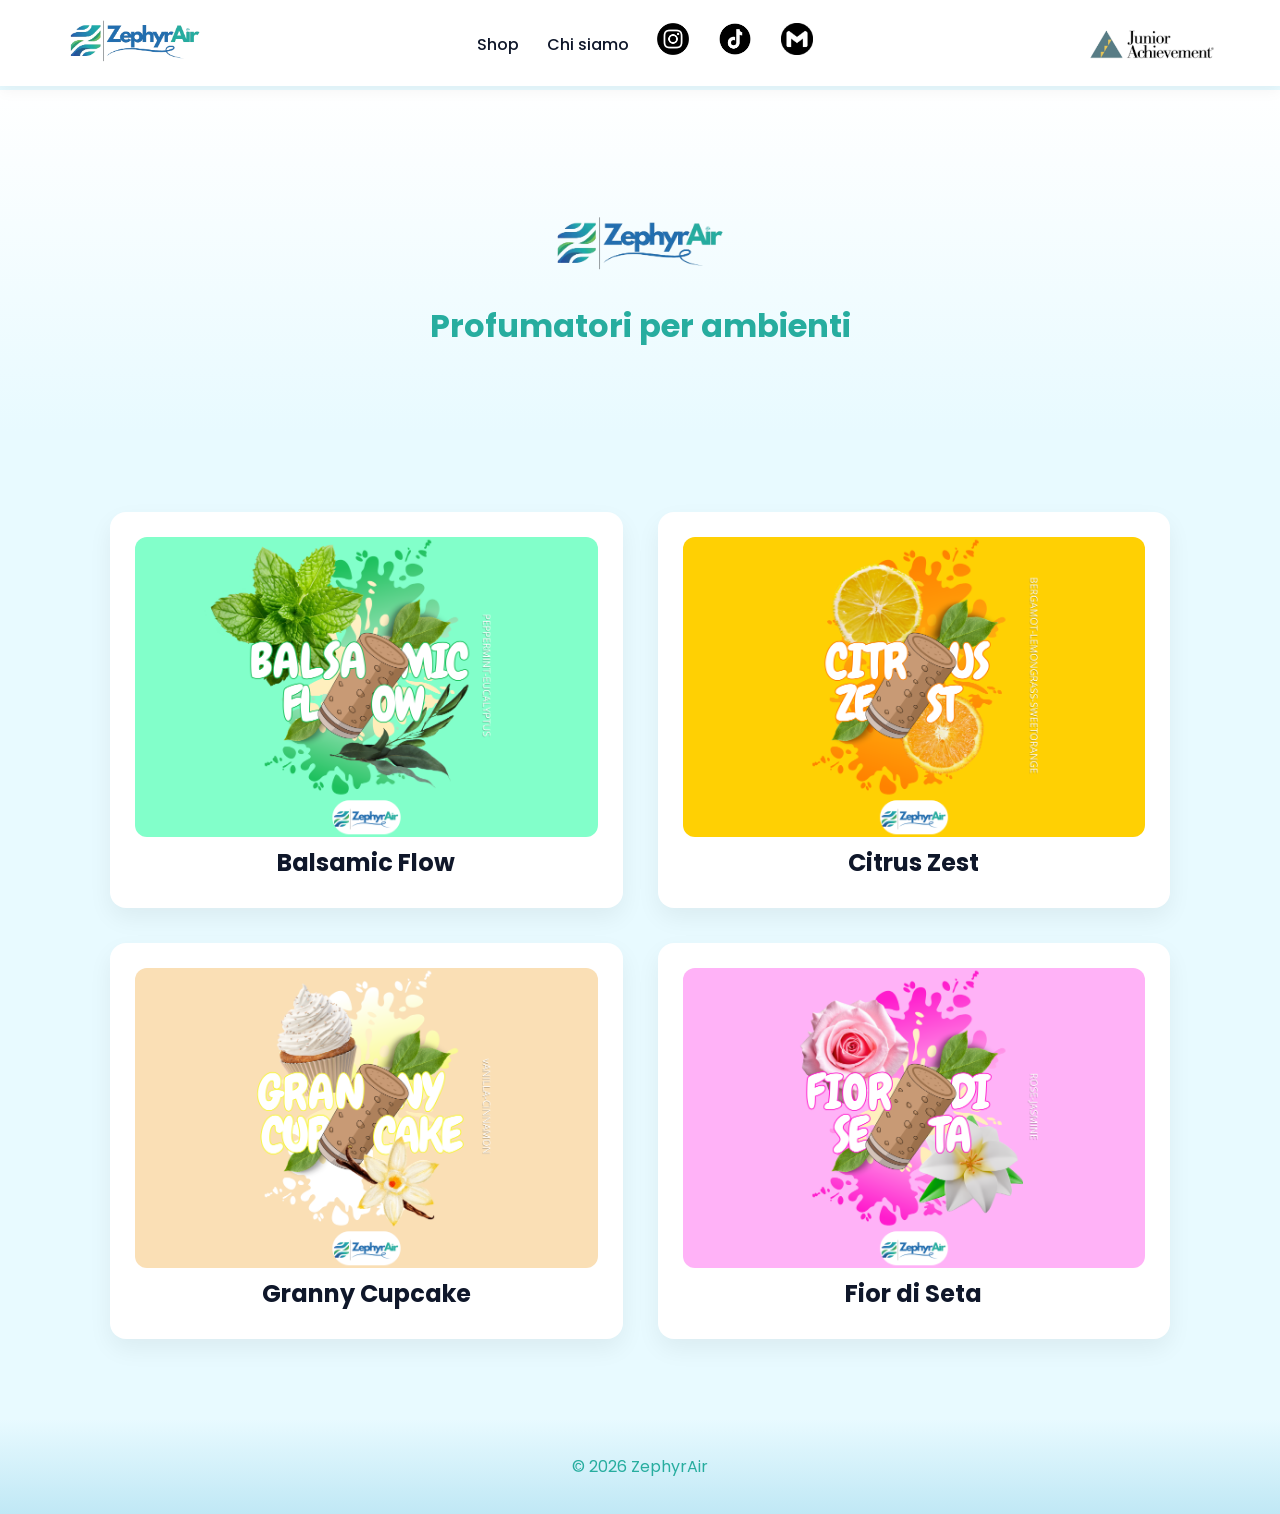
<file: index.html>
<!DOCTYPE html>
<html lang="it">
<head>
    <meta charset="UTF-8">
    <meta name="viewport" content="width=device-width, initial-scale=1.0">
    <title>ZephyrAir</title>

    <link href="https://fonts.googleapis.com/css2?family=Poppins:wght@400;600&display=swap" rel="stylesheet">
    <link rel="stylesheet" href="style.css">
</head>
<body>

<!-- NAVBAR -->
<nav class="navbar">
    <div class="nav-container">
        <div class="nav-logo">
            <img  class="nav-img" src="foto/logo3.png">
        </div>

        <button class="menu-toggle" id="menu-toggle">
            <span></span>
            <span></span>
            <span></span>
        </button>

        <ul class="nav-links" id="nav-links">
            <li class="nav-pag"><a href="shop.html">Shop</a></li>
            <li class="nav-pag"><a href="chisiamo.html">Chi siamo</a></li>
            <li><a href="https://www.instagram.com/zephyrairr?igsh=MW5lMmtlMGJhY3Jjcw=="><img class="ig" src="foto/ig.jpeg"></a></li>
            <li class="nav-tk"><a href="https://www.tiktok.com/@zephyrair.ja?_r=1&_t=ZN-94SX2hAP1VO"><img class="tiktok"  src="foto/tiktok.jpeg"></a></li>
            <li>
                <a href="#" onclick="copyEmail(event)">
                    <img class="gmail" src="foto/gmailtondoo.png" alt="Copia email">
                </a>
            </li>
        </ul>

         <img class="ja-logo" src="foto/jatagliato.PNG"> 
    </div>
</nav>

<!-- HERO -->
<header class="hero">
    <img src="foto/logo3.png" alt="" class="zephyrair">
    <h2>Profumatori per ambienti</h2>
</header>

<!-- PRODUCTS -->
<main class="products">
    <div class="card" onclick="openModal('Balsamic Flow', 'Freschezza che scorre, aria che respira.', 'foto/BALSAMICFLOW.png')">
        <img src="foto/BALSAMICFLOW.png">
        <h2>Balsamic Flow</h2>
    </div>

    <div class="card" onclick="openModal('Balsamic Zest', 'Pura energia agrumata, dal cuore del mediterraneo.', 'foto/Copia di CITR.png')">
        <img src="foto/Copia di CITR.png">
        <h2>Citrus Zest</h2>
    </div>

    <div class="card" onclick="openModal('Granny Cupcake', 'Dolci come i cupcake di nonna: calore comfort e un sorriso ovunque.', 'foto/CUPCAKE.png')">
        <img src="foto/CUPCAKE.png">
        <h2>Granny Cupcake</h2>
    </div>

    <div class="card" onclick="openModal('Fior di Seta', 'Un sussurro elegante di morbidezza floreale.', 'foto/fiordiseta.png')">
        <img src="foto/fiordiseta.png">
        <h2>Fior di Seta</h2>
    </div>

</main>

<!-- MODAL -->
<div id="modal" class="modal">
    <div class="modal-content">
        <button class="close" onclick="closeModal()">×</button>
        <img id="modal-img">
        <h2 id="modal-title"></h2>
        <p id="modal-description"></p>
    </div>
</div>

<footer>
    © 2026 ZephyrAir
</footer>

<script src="script.js"></script>
</body>
</html>
</file>
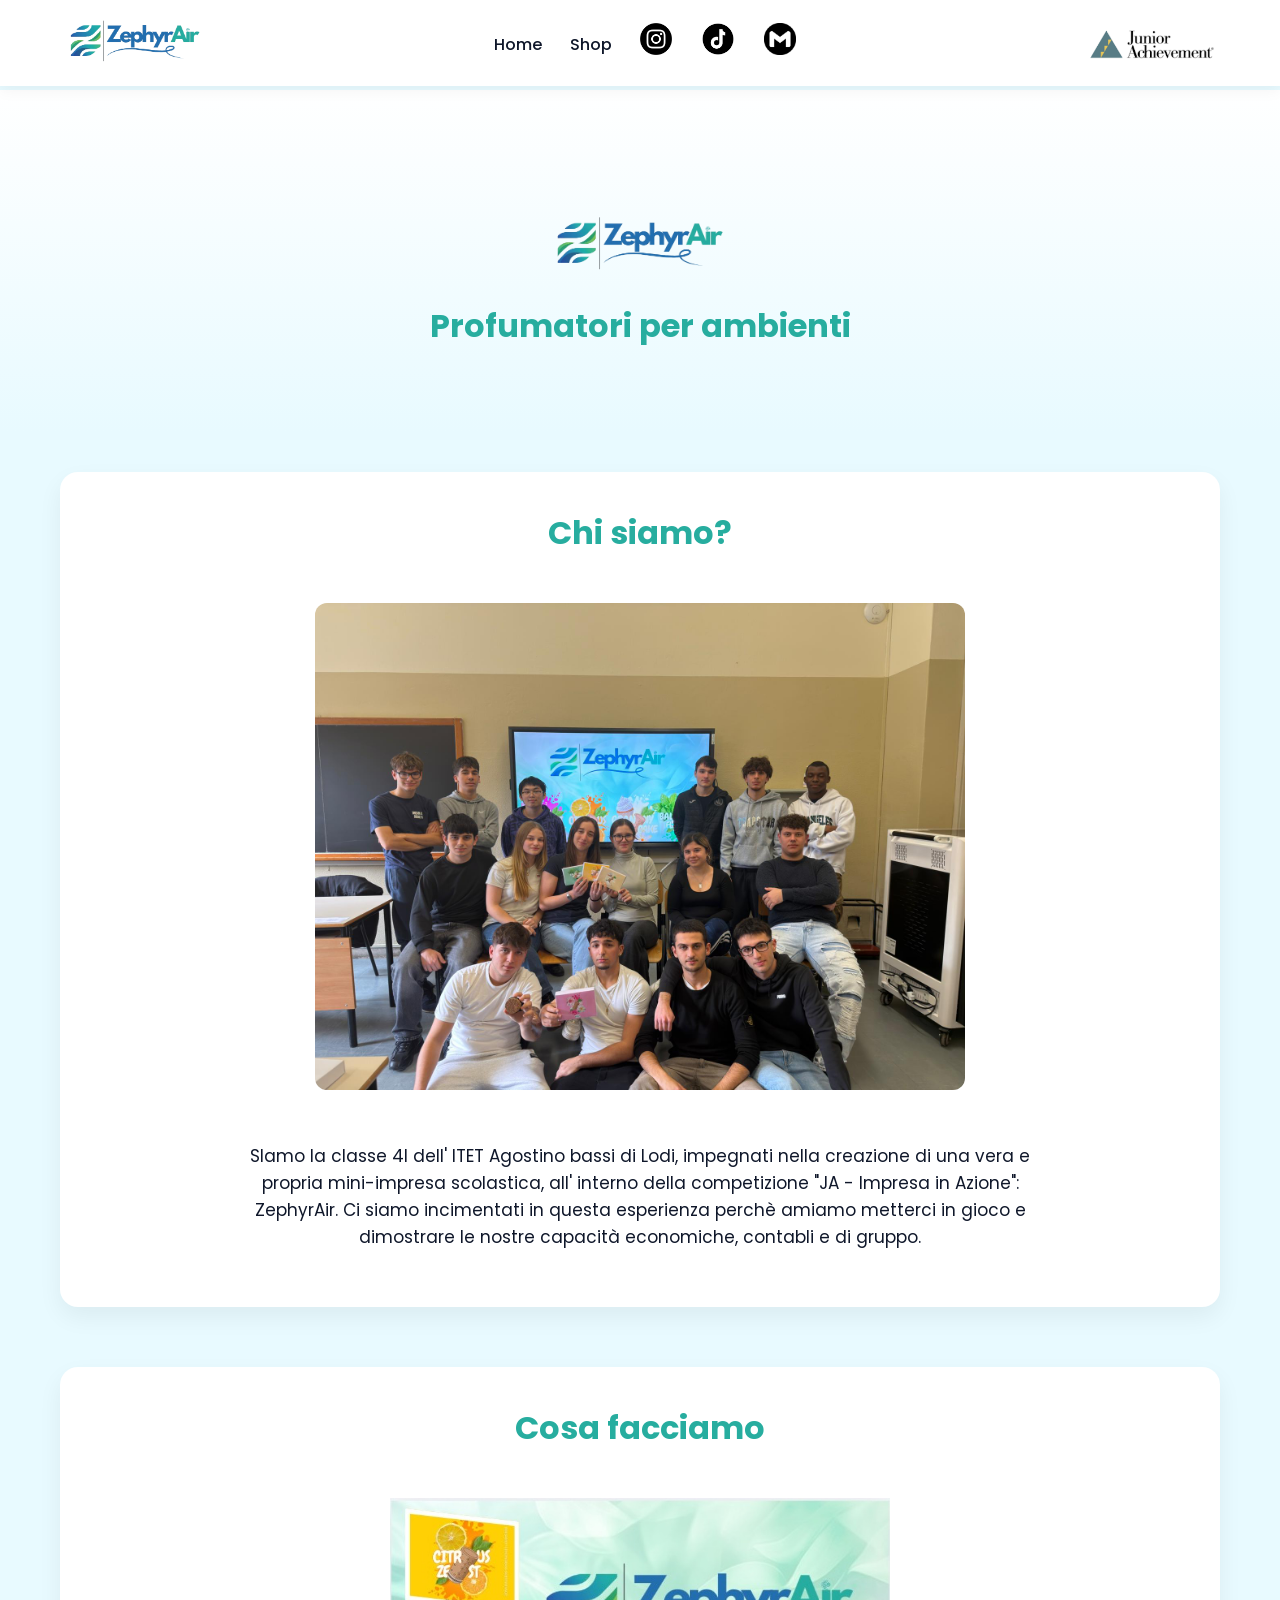
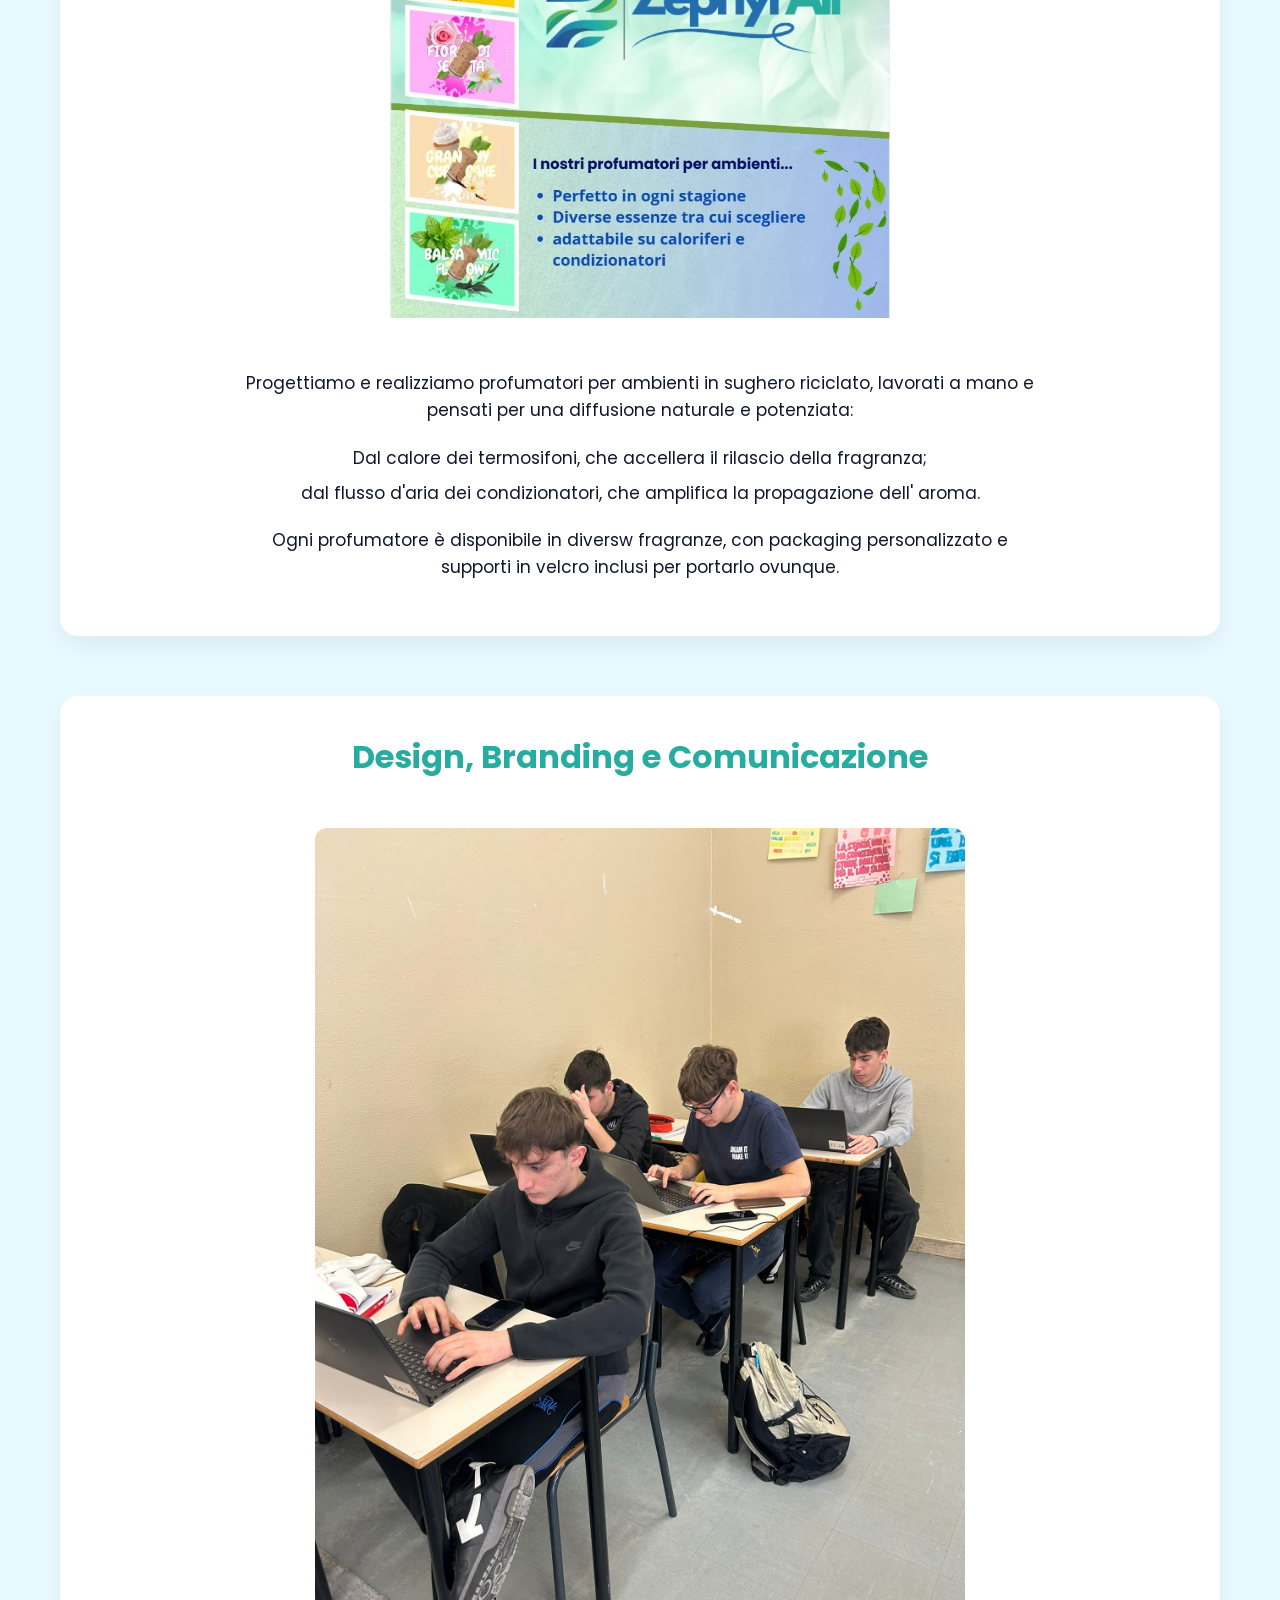
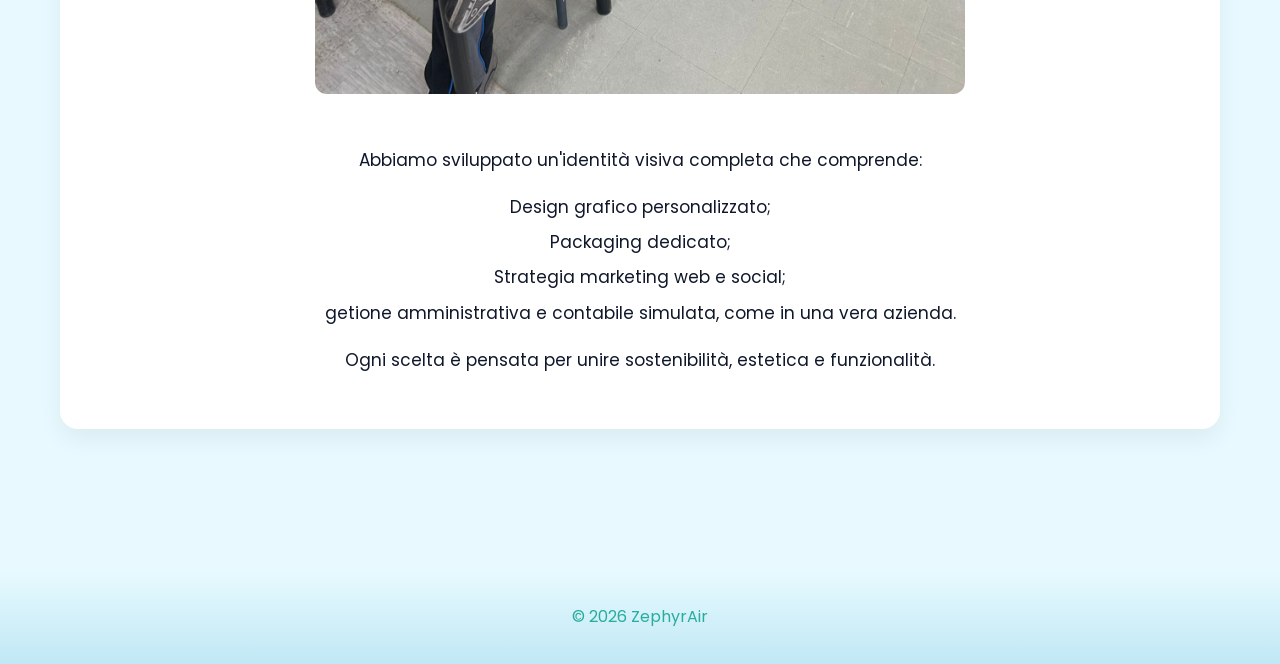
<file: chisiamo.html>
<!DOCTYPE html>
<html lang="it">
<head>
    <meta charset="UTF-8">
    <meta name="viewport" content="width=device-width, initial-scale=1.0">
    <title>ZephyrAir</title>

    <link href="https://fonts.googleapis.com/css2?family=Poppins:wght@400;600&display=swap" rel="stylesheet">
    <link rel="stylesheet" href="style.css">
</head>
<body>

<!-- NAVBAR -->
<nav class="navbar">
    <div class="nav-container">
        <div class="nav-logo">
            <img  class="nav-img" src="foto/logo3.png">
        </div>
        
        <button class="menu-toggle" id="menu-toggle">
            <span></span>
            <span></span>
            <span></span>
        </button>

        <ul class="nav-links" id="nav-links">
            <li class="nav-pag"><a href="index.html">Home</a></li>
            <li class="nav-pag"><a href="shop.html">Shop</a></li>
            <li><a href="https://www.instagram.com/zephyrairr?igsh=MW5lMmtlMGJhY3Jjcw=="><img class="ig" src="foto/ig.jpeg"></a></li>
            <li class="nav-tk"><a href="https://www.tiktok.com/@zephyrair.ja?_r=1&_t=ZN-94SX2hAP1VO"><img class="tiktok"  src="foto/tiktok.jpeg"></a></li>
            <li>
                <a href="#" onclick="copyEmail(event)">
                    <img class="gmail" src="foto/gmailtondoo.png" alt="Copia email">
                </a>
            </li>
        </ul>

         <img class="ja-logo" src="foto/jatagliato.PNG"> 
    </div>
</nav>

<!-- HERO -->
<header class="hero">
    <img src="foto/logo3.png" alt="">
    <h2>Profumatori per ambienti</h2>
</header>

<div class="chisiamo-container">
    <div class="card-cs">
        <h1 class="h1cs">Chi siamo?</h1>
        <img src="foto/4Ija.jpeg">        
        <p class="pcs">SIamo la classe 4I dell' ITET Agostino bassi di Lodi, impegnati nella creazione di una vera e propria mini-impresa scolastica, all' interno della competizione "JA - Impresa in Azione": ZephyrAir. Ci siamo incimentati in questa esperienza perchè amiamo metterci in gioco e dimostrare le nostre capacità economiche, contabli e di gruppo.</p>
    </div>

    <div class="card-cs2">
        <h1  class="h1cs">Cosa facciamo</h1>
        <img class="fotocs" src="foto/cosafacciamo.jpeg">
        <p class="pcs">Progettiamo e realizziamo profumatori per ambienti in sughero riciclato, lavorati a mano e pensati per una diffusione naturale e potenziata:</p>
        <ul>
            <li class="elimina">Dal calore dei termosifoni, che accellera il rilascio della fragranza;</li>
            <li class="elimina">dal flusso d'aria dei condizionatori, che amplifica la propagazione dell' aroma.</li>
        </ul>
        <p class="pcs">Ogni profumatore è disponibile in diversw fragranze, con packaging personalizzato e supporti in velcro inclusi per portarlo ovunque.</p> 
    </div>

    <div class="card-cs">
        <h1  class="h1cs">Design, Branding e Comunicazione</h1>
        <img src="foto/lavoro.jpeg">
        <p class="pcs">Abbiamo sviluppato un'identità visiva completa che comprende:</p>
        <ul>
            <li class="elimina">Design grafico personalizzato;</li>
            <li class="elimina">Packaging dedicato;</li>
            <li class="elimina">Strategia marketing web e social;</li>
            <li class="elimina">getione amministrativa e contabile simulata, come in una vera azienda.</li>
        </ul>
        <p class="pcs">Ogni scelta è pensata per unire sostenibilità, estetica e funzionalità.</p>
    </div>
</div>


<!-- MODAL -->
<!-- <div id="modal" class="modal">
    <div class="modal-content">
        <button class="close" onclick="closeModal()">×</button>
        <img id="modal-img">
        <h2 id="modal-title"></h2>
        <p id="modal-description"></p>
    </div>
</div> -->

<footer>
    © 2026 ZephyrAir
</footer>

<script src="script.js"></script>
</body>
</html>
</file>
<file: style.css>
:root {
    --primary: #27ad9f;
    --accent: #236eaf;
}

* {
    margin: 0;
    padding: 0;
    box-sizing: border-box;
    font-family: 'Poppins', sans-serif;
}

body {
    background: #e8faff;
    color: #0f172a;
    padding-top: 90px;
    line-height: 1.6;
}

.h1cs{
    color: var(--primary);
    margin-bottom: 20px;
}


/* ---------------- NAVBAR ---------------- */

.navbar {
    width: 100%;
    background: white;
    position: fixed;
    top: 0;
    left: 0;
    z-index: 1000;
    box-shadow: 0 4px 15px rgba(0,0,0,0.05);
}

/* HAMBURGER BUTTON */

.menu-toggle{
display:none;
flex-direction:column;
gap:5px;
background:none;
border:none;
cursor:pointer;
position:relative;
z-index:3000;
}



.menu-toggle span{
width:25px;
height:3px;
background:#0f172a;
transition:0.3s;
}

/* ANIMAZIONE X */

.menu-toggle.active span:nth-child(1){
transform:rotate(45deg) translate(5px,5px);
}

.menu-toggle.active span:nth-child(2){
opacity:0;
}

.menu-toggle.active span:nth-child(3){
transform:rotate(-45deg) translate(6px,-6px);
}

.nav-container {
    max-width: 1200px;
    margin: auto;
    padding: 15px 25px;
    display: flex;
    justify-content: space-between;
    align-items: center;
}

.nav-img{
    width: 140px;
}

.ja-logo{
    width: 130px;
}

.nav-links {
    list-style: none;
    display: flex;
    align-items: center;
    gap: 28px;
    z-index:2000;
}

.ig{
    width: 32px;
}

.tiktok{
    width: 36px;
}

.gmail{
    width: 32px;
}

.nav-links a {
    text-decoration: none;
    color: #0f172a;
    transition: 0.3s;
    font-weight: 500;
}

.nav-pag{
    margin-top: 4px;
}

.nav-links a:hover {
    color: var(--primary);
}



/* ---------------- HERO ---------------- */

.hero {
    padding: 120px 20px 80px 20px;
    text-align: center;
    color: var(--primary);
    background: linear-gradient(white, #e8faff);
}

.hero img{
    width: 180px;
    margin-bottom: 20px;
}

.hero h2 {
    font-size: 2rem;
}

.hero h3{
    color: rgba(226, 16, 16, 0.9);
    padding: 1rem;
}



/* ---------------- CHI SIAMO ---------------- */

.chisiamo-container{
    max-width: 1200px;
    margin: auto;
    padding: 40px 20px 80px 20px;
    display: flex;
    flex-direction: column;
    gap: 60px;
}



/* ---------------- CARD ---------------- */

.card-cs,
.card-cs2 {
    width: 100%;
    background: white;
    border-radius: 18px;
    padding: 35px;
    text-align: center;
    transition: 0.3s;
    box-shadow: 0 10px 25px rgba(0,0,0,0.06);
}

.card-cs:hover,
.card-cs2:hover{
    transform: translateY(-6px);
}

.card-cs img{
    width: 70%;
    max-width: 650px;
    height: auto;
    object-fit: cover;
    border-radius: 12px;
    margin: 25px 0;
}

.fotocs{
    width: 55%;
    max-width: 500px;
    height: auto;
    margin: 25px 0;
}



/* ---------------- TESTO ---------------- */

.pcs{
    max-width: 800px;
    margin: 20px auto;
    font-size: 17px;
}

.elimina {
    list-style: none;
    font-size: 17px;
    margin: 8px 0;
}



/* ---------------- PRODUCTS ---------------- */

.products {
    max-width: 1100px;
    margin: 80px auto;
    padding: 0 20px;
    display: grid;
    grid-template-columns: repeat(auto-fit, minmax(450px, 1fr));
    gap: 35px;
}

.card {
    background: white;
    border-radius: 16px;
    padding: 25px;
    text-align: center;
    cursor: pointer;
    transition: 0.3s;
    box-shadow: 0 10px 25px rgba(0,0,0,0.06);
}

.card img {
    width: 100%;
    height: 300px;
    object-fit: cover;
    border-radius: 12px;
}

.card:hover {
    transform: translateY(-6px);
    box-shadow: 0 15px 35px rgba(0,0,0,0.15);
}



/* ---------------- MODAL ---------------- */

.modal {
    display: none;
    position: fixed;
    inset: 0;
    background: rgba(0,0,0,0.6);
    justify-content: center;
    align-items: center;
}

.modal-content {
    background: white;
    padding: 30px;
    border-radius: 18px;
    max-width: 500px;
    width: 100%;
    text-align: center;
    position: relative;
}

.modal-content img {
    width: 70%;
    height: 220px;
    object-fit: cover;
    border-radius: 12px;
}

.close {
    position: absolute;
    top: 15px;
    right: 20px;
    font-size: 1.6rem;
    background: none;
    border: none;
    cursor: pointer;
}



/* ---------------- FORM ---------------- */

#order-form input,
#order-form textarea {
    width: 90%;
    padding: 10px;
    margin: 8px 0;
    border-radius: 10px;
    border: 1px solid #ccc;
}

.submit-btn {
    margin-top: 10px;
    padding: 10px 20px;
    background: var(--primary);
    color: white;
    border: none;
    border-radius: 10px;
    cursor: pointer;
}

.submit-btn:hover {
    background: var(--accent);
}



/* ---------------- FOOTER ---------------- */

footer {
    padding: 35px;
    text-align: center;
    color: var(--primary);
    background: linear-gradient(#e8faff, #c0e8f5);
    margin-top: 60px;
}

.btn-prenota {
    margin-top: 15px;
    padding: 10px 18px;
    background: var(--primary);
    color: white;
    border: none;
    border-radius: 10px;
    cursor: pointer;
    font-weight: 600;
    transition: 0.3s;
}

.btn-prenota:hover {
    background: var(--accent);
}
/* ---------------- RESPONSIVE DESIGN ---------------- */

/* Tablet e Desktop Piccoli */
@media (max-width: 1024px) {
    .nav-container {
        padding: 15px;
    }
    
    .products {
        grid-template-columns: repeat(auto-fit, minmax(300px, 1fr));
        gap: 20px;
    }
}

/* Smartphone (Sotto i 768px) */
@media (max-width: 768px) {
    body {
        padding-top: 70px; /* Ridotto per navbar più piccola */
    }

    /* Navbar Mobile */
.nav-container{
flex-direction:row;
justify-content:space-between;
align-items:center;
}


.menu-toggle{
display:flex;
order:1;
}

.nav-logo{
order:2;
margin-left:auto;
}

.ja-logo{
display:none;
}


.nav-links{
position:fixed;
top:0;
left:0;
height:100vh;
width:260px;
background:white;
flex-direction:column;
align-items:center;
justify-content:center;
gap:30px;
transition:transform 0.4s ease;
transform:translateX(-100%);
box-shadow:0 0 30px rgba(0,0,0,0.15);
z-index:1500;
}

.nav-links.active{
transform:translateX(0);
}


    .nav-img, .ja-logo {
        width: 110px; /* Loghi leggermente più piccoli */
    }

    /* Hero */
    .hero {
        padding: 60px 20px;
    }

    .hero h2 {
        font-size: 1.5rem;
    }

    /* Chi Siamo & Card */
    .chisiamo-container {
        padding: 20px;
        gap: 30px;
    }

    .card-cs, .card-cs2 {
        padding: 20px;
    }

    .card-cs img, .fotocs {
        width: 100%; /* Occupa tutto lo spazio su mobile */
    }

    .pcs {
        font-size: 15px;
    }

    /* Prodotti */
    .products {
        grid-template-columns: 1fr; /* Una sola colonna */
        margin: 40px auto;
    }

    .card img {
        height: 200px; /* Immagini meno alte per non allungare troppo la pagina */
    }

    /* Modal e Form */
    .modal-content {
        width: 95%;
        padding: 20px;
    }

    #order-form input, #order-form textarea {
        width: 100%;
    }
    
    .zephyrair{
        margin-bottom: 5rem;
    }

}

/* Smartphone Molto Piccoli (Sotto i 480px) */
@media (max-width: 480px) {
    .nav-links {
        gap: 10px;
    }
    
    .nav-links a {
        font-size: 14px;
    }

    .hero h2 {
        font-size: 1.3rem;
    }

    .submit-btn, .btn-prenota {
        width: 100%; /* Pulsanti a tutta larghezza per facilitare il touch */
    }
     .zephyrair{
        margin-bottom: 20rem;
    }
   
    /* ... altre regole ... */

    .hero {
        padding: 100px 20px 60px 20px; /* Aumentiamo il padding superiore della sezione */
    }

    .zephyrair {
        margin-bottom: 80px; /* Spinge il testo sotto ancora più in basso */
        width: 150px;       /* Opzionale: rimpiccioliamo leggermente il logo */
        display: block;     /* Assicura che si comporti come un blocco */
        margin-left: auto;
        margin-right: auto;
    }
}
</file>
